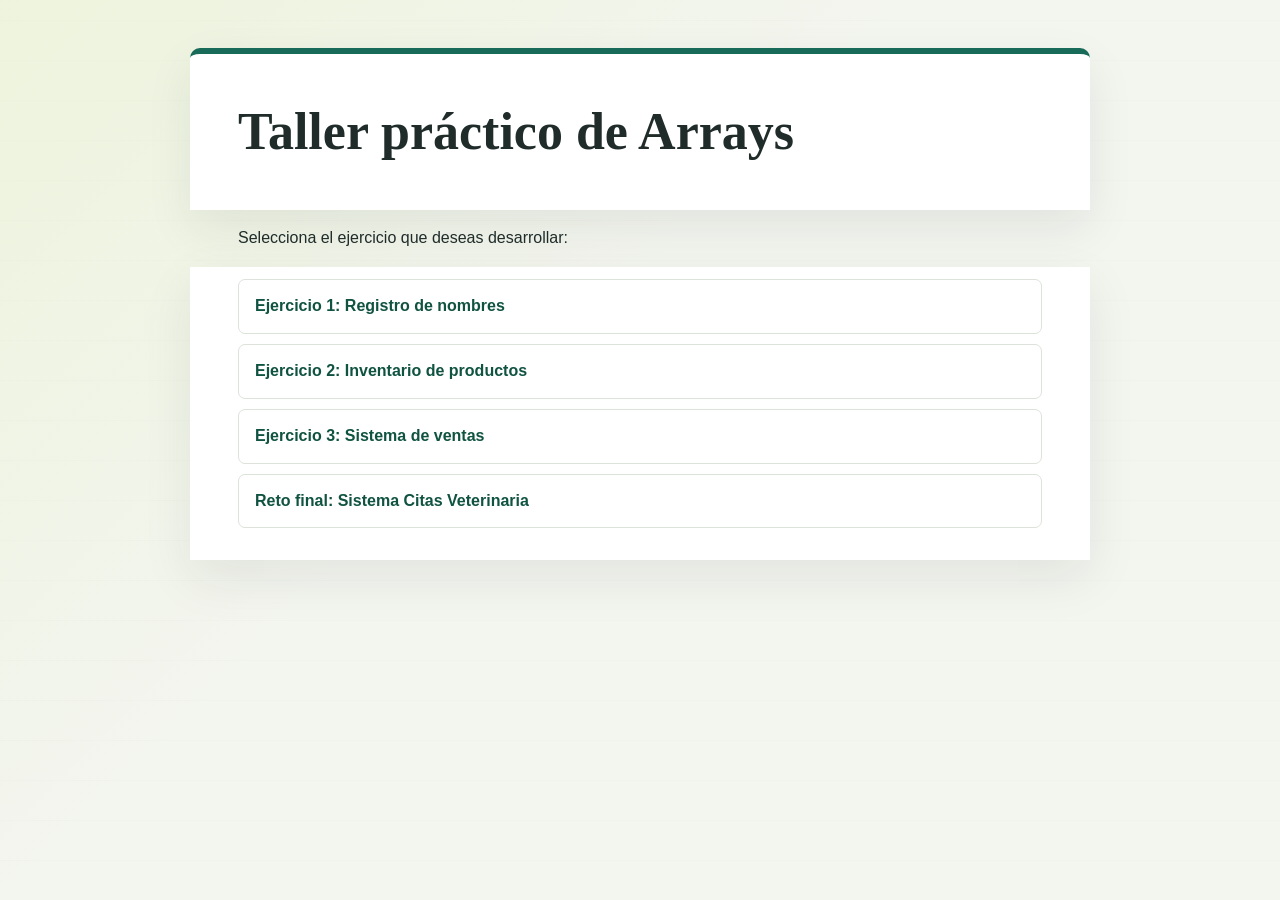
<file: index.html>
<!DOCTYPE html>
<html lang="es">
<head>
    <meta charset="UTF-8">
    <meta name="viewport" content="width=device-width, initial-scale=1.0">
    <title>Taller práctico de arrays</title>
    <link rel="stylesheet" href="css/style.css">
</head>
<body>
    <h1>Taller práctico de Arrays</h1>
    <p>Selecciona el ejercicio que deseas desarrollar:</p>
    <ol>
        <li><a href="ejercicio1.html">Ejercicio 1: Registro de nombres</a></li>
        <li><a href="ejercicio2.html">Ejercicio 2: Inventario de productos</a></li>
        <li><a href="ejercicio3.html">Ejercicio 3: Sistema de ventas</a></li>
        <li><a href="ejercicio4.html">Reto final: Sistema Citas Veterinaria</a></li>
    </ol>
</body>
</html>
</file>
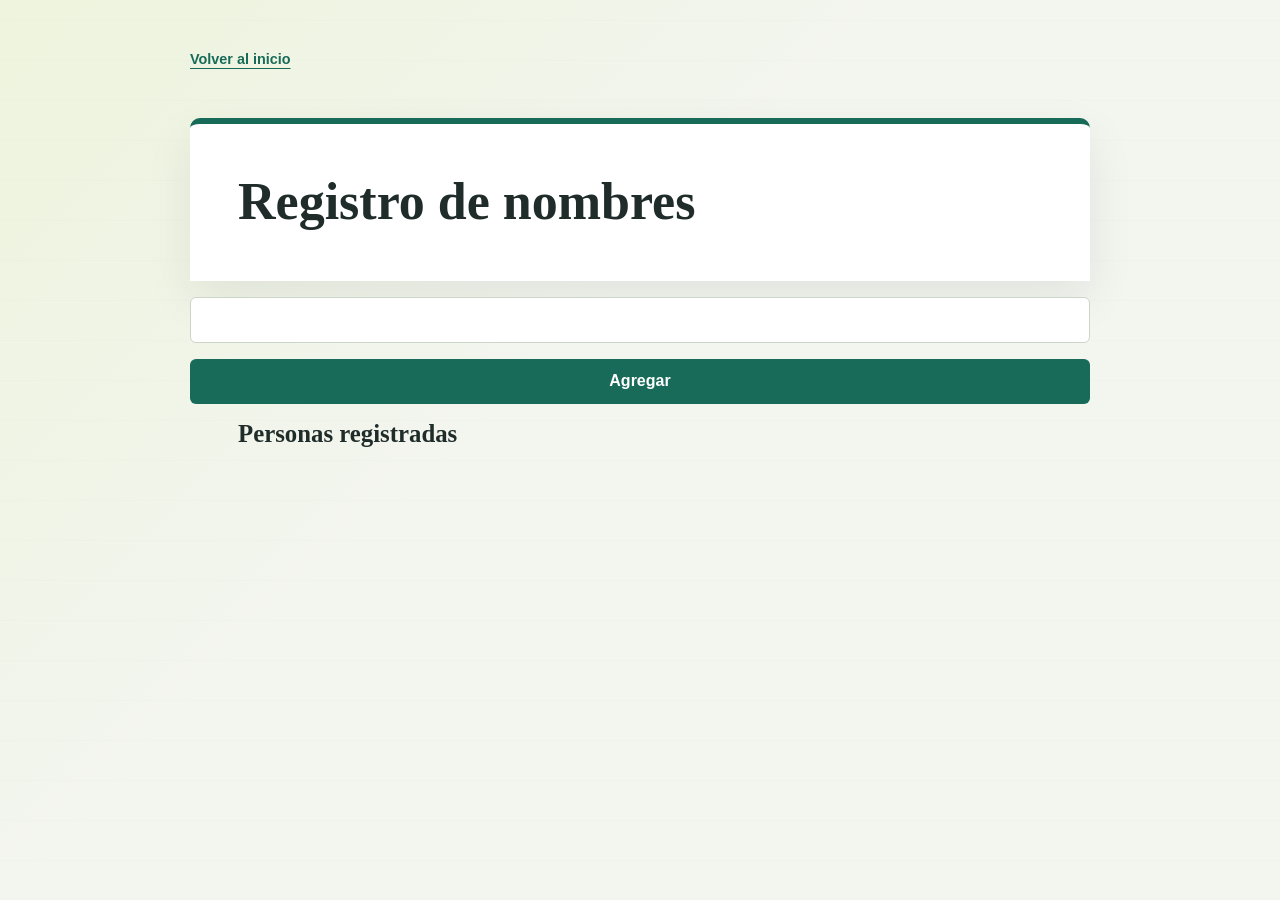
<file: ejercicio1.html>
<!DOCTYPE html>
<html lang="es">
<head>
    <meta charset="UTF-8">
    <meta name="viewport" content="width=device-width, initial-scale=1.0">
    <title>Registro de nombres</title>
    <link rel="stylesheet" href="css/style.css">
</head>
<body>
    <a class="volver" href="index.html">Volver al inicio</a>
    <h1>Registro de nombres</h1>
    <input type="text" id="nombre">
    <button type="button" onclick="agregarNombre()">Agregar</button>
    <h2>Personas registradas</h2>
    <ul id="lista"></ul>
    <p id="cantidad"></p>
    <script src="js/ejercicio1.js"></script>
</body>
</html>
</file>
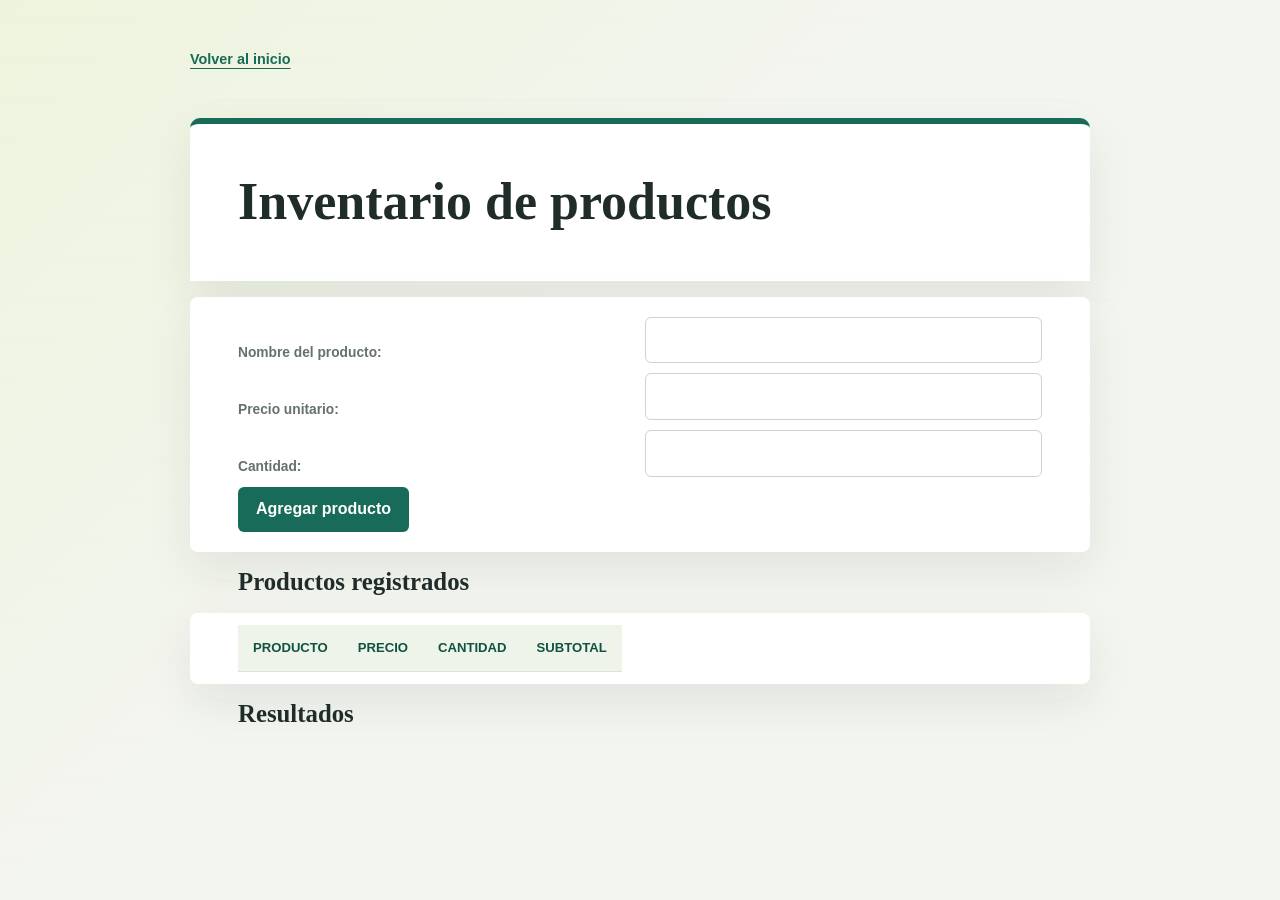
<file: ejercicio2.html>
<!DOCTYPE html>
<html lang="es">
<head>
    <meta charset="UTF-8">
    <meta name="viewport" content="width=device-width, initial-scale=1.0">
    <title>Inventario de productos</title>
    <link rel="stylesheet" href="css/style.css">
</head>
<body>
    <a class="volver" href="index.html">Volver al inicio</a>
    <h1>Inventario de productos</h1>
    <form id="formulario">
        <label for="producto">Nombre del producto:</label>
        <input type="text" id="producto" required>
        <label for="precio">Precio unitario:</label>
        <input type="number" id="precio" min="0.01" step="0.01" required>
        <label for="cantidad">Cantidad:</label>
        <input type="number" id="cantidad" min="1" step="1" required>
        <button type="button" onclick="agregarProducto()">Agregar producto</button>
    </form>
    <h2>Productos registrados</h2>
    <table>
        <thead>
            <tr>
                <th>Producto</th>
                <th>Precio</th>
                <th>Cantidad</th>
                <th>Subtotal</th>
            </tr>
        </thead>
        <tbody id="tabla"></tbody>
    </table>
    <h2>Resultados</h2>
    <p id="total"></p>
    <script src="js/ejercicio2.js"></script>
</body>
</html>
</file>
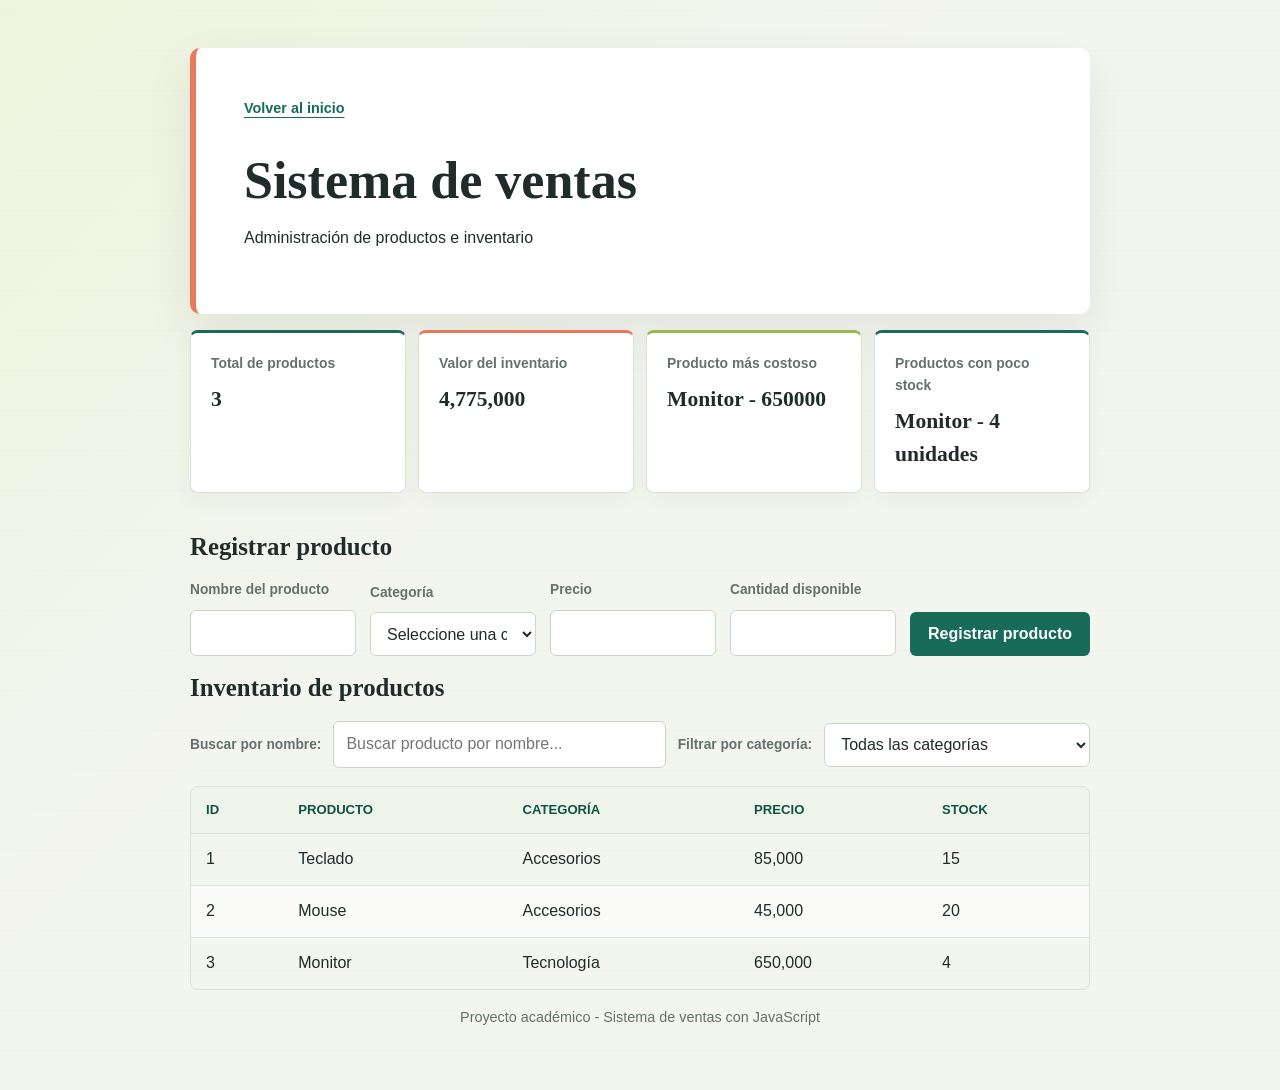
<file: ejercicio3.html>
<!DOCTYPE html>
<html lang="es">
<head>
    <meta charset="UTF-8">
    <meta name="viewport" content="width=device-width, initial-scale=1.0">
    <title>Sistema de Ventas</title>
    <link rel="stylesheet" href="css/style.css">
</head>
<body>
    <header>
        <a class="volver" href="index.html">Volver al inicio</a>
        <h1>Sistema de ventas</h1>
        <p>Administración de productos e inventario</p>
    </header>
    <main>
        <section class="resumen">
            <div class="tarjeta">
                <h3>Total de productos</h3>
                <p id="totalProductos">0</p>
            </div>
            <div class="tarjeta">
                <h3>Valor del inventario</h3>
                <p id="valorInventario">$0</p>
            </div>
            <div class="tarjeta">
                <h3>Producto más costoso</h3>
                <p id="productoCostoso">Sin productos</p>
            </div>
            <div class="tarjeta">
                <h3>Productos con poco stock</h3>
                <p id="pocoStock">0</p>
            </div>
        </section>
        <section class="contenedor">
            <h2>Registrar producto</h2>
            <form id="formularioProducto">
                <div class="grupo">
                    <label for="nombre">Nombre del producto</label>
                    <input type="text" id="nombre" required>
                </div>
                <div class="grupo">
                    <label for="categoria">Categoría</label>
                    <select id="categoria" required>
                        <option value="">Seleccione una categoría</option>
                        <option value="Tecnología">Tecnología</option>
                        <option value="Accesorios">Accesorios</option>
                        <option value="Oficina">Oficina</option>
                        <option value="Hogar">Hogar</option>
                    </select>
                </div>
                <div class="grupo">
                    <label for="precio">Precio</label>
                    <input type="number" id="precio" min="0.01" step="0.01" required>
                </div>
                <div class="grupo">
                    <label for="stock">Cantidad disponible</label>
                    <input type="number" id="stock" min="0" step="1" required>
                </div>
                <button type="submit" id="btnGuardar">
                    Registrar producto
                </button>
            </form>
        </section>
        <section class="contenedor">
            <h2>Inventario de productos</h2>
            <div class="filtros">
                <label for="buscar">Buscar por nombre:</label>
                <input
                    type="text"
                    id="buscar"
                    placeholder="Buscar producto por nombre..."
                >
                <label for="filtroCategoria">Filtrar por categoría:</label>
                <select id="filtroCategoria">
                    <option value="">Todas las categorías</option>
                    <option value="Tecnología">Tecnología</option>
                    <option value="Accesorios">Accesorios</option>
                    <option value="Oficina">Oficina</option>
                    <option value="Hogar">Hogar</option>
                </select>
            </div>
            <p id="mensaje"></p>
            <div class="tabla-contenedor">
                <table>
                    <thead>
                        <tr>
                            <th>ID</th>
                            <th>Producto</th>
                            <th>Categoría</th>
                            <th>Precio</th>
                            <th>Stock</th>
                        </tr>
                    </thead>
                    <tbody id="tablaProductos">
                    </tbody>
                </table>
            </div>
        </section>
    </main>
    <footer>
        <p>Proyecto académico - Sistema de ventas con JavaScript</p>
    </footer>
    <script src="js/ejercicio3.js"></script>
</body>
</html>
</file>
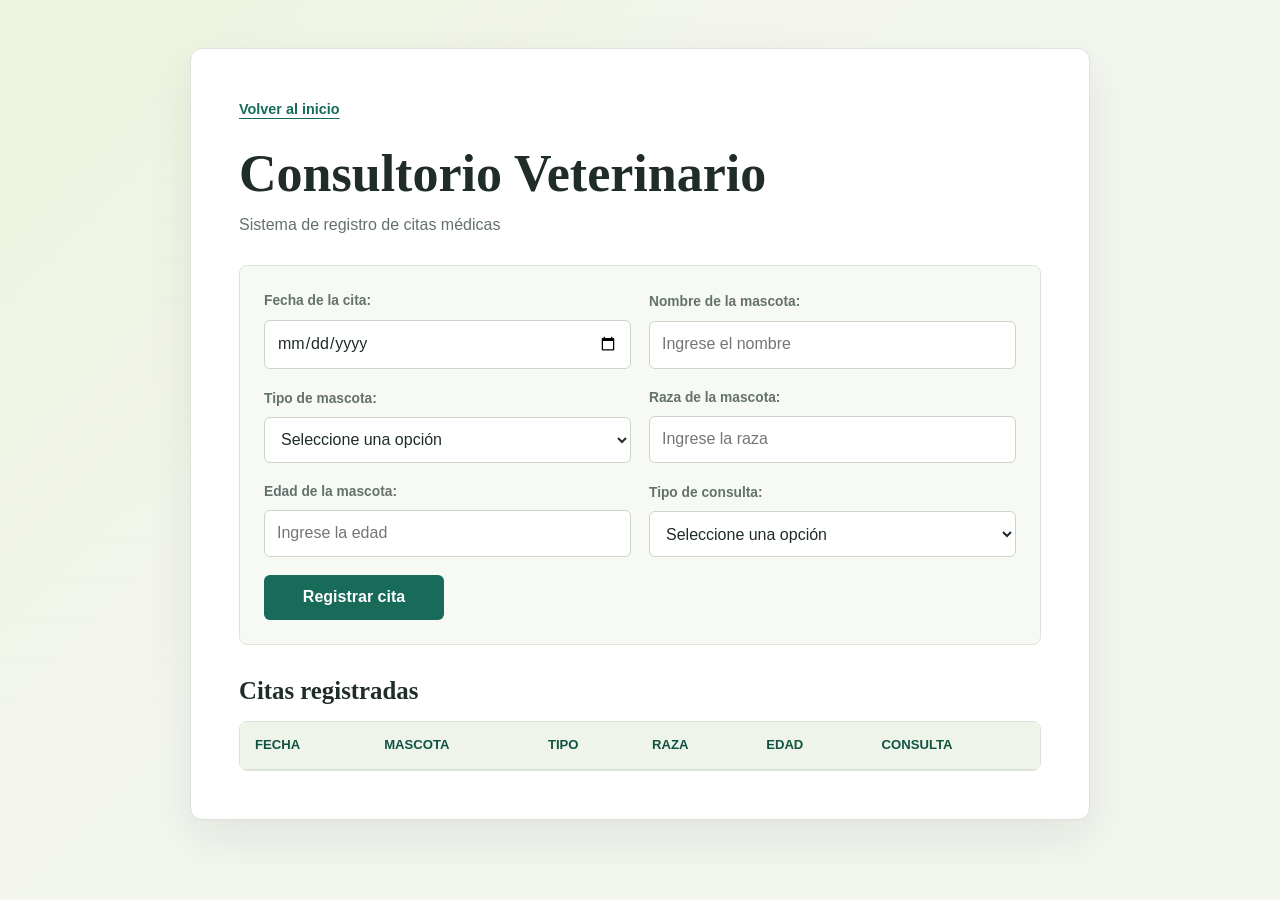
<file: ejercicio4.html>
<!DOCTYPE html>
<html lang="es">
<head>
    <meta charset="UTF-8">
    <meta name="viewport" content="width=device-width, initial-scale=1.0">
    <title>Registro de Citas Veterinarias</title>
    <link rel="stylesheet" href="css/style.css">
</head>
<body>
    <div class="contenedor">
        <a class="volver" href="index.html">Volver al inicio</a>
        <h1>Consultorio Veterinario</h1>
        <p class="descripcion">Sistema de registro de citas médicas</p>
        <form id="formulario">
            <div class="campo">
                <label>Fecha de la cita:</label>
                <input type="date" id="fecha">
            </div>
            <div class="campo">
                <label>Nombre de la mascota:</label>
                <input type="text" id="nombre" placeholder="Ingrese el nombre">
            </div>
            <div class="campo">
                <label>Tipo de mascota:</label>
                <select id="tipoMascota">
                    <option value="">Seleccione una opción</option>
                    <option value="Perro">Perro</option>
                    <option value="Gato">Gato</option>
                    <option value="Conejo">Conejo</option>
                </select>
            </div>
            <div class="campo">
                <label>Raza de la mascota:</label>
                <input type="text" id="raza" placeholder="Ingrese la raza">
            </div>
            <div class="campo">
                <label>Edad de la mascota:</label>
                <input type="number" id="edad" placeholder="Ingrese la edad" min="0" step="1">
            </div>
            <div class="campo">
                <label>Tipo de consulta:</label>
                <select id="tipoConsulta">
                    <option value="">Seleccione una opción</option>
                    <option value="Cita">Cita</option>
                    <option value="Baño y estética">Baño y estética</option>
                    <option value="Vacunación">Vacunación</option>
                    <option value="Urgencia">Urgencia</option>
                </select>
            </div>
            <button type="submit">Registrar cita</button>
        </form>
        <p id="mensaje"></p>
        <h2>Citas registradas</h2>
        <div class="tabla-contenedor">
            <table>
                <thead>
                    <tr>
                        <th>Fecha</th>
                        <th>Mascota</th>
                        <th>Tipo</th>
                        <th>Raza</th>
                        <th>Edad</th>
                        <th>Consulta</th>
                    </tr>
                </thead>
                <tbody id="tablaCitas">
                </tbody>
            </table>
        </div>
    </div>
    <script src="js/ejercicio4.js"></script>
</body>
</html>
</file>
<file: css/style.css>
:root {
    color-scheme: light;
    --ink: #1f2c2a;
    --muted: #64716d;
    --paper: #f3f5ef;
    --surface: #ffffff;
    --line: #dce3da;
    --green: #176b58;
    --green-dark: #105341;
    --lime: #d8ef93;
    --coral: #e8795b;
    --shadow: 0 18px 48px rgba(31, 44, 42, 0.08);
}

* {
    box-sizing: border-box;
}

body {
    min-height: 100vh;
    margin: 0;
    padding: 48px 24px;
    color: var(--ink);
    background-color: var(--paper);
    background-image: linear-gradient(135deg, rgba(216, 239, 147, 0.2), transparent 42%),
        repeating-linear-gradient(0deg, transparent, transparent 39px, rgba(31, 44, 42, 0.025) 40px);
    font-family: "Trebuchet MS", "Segoe UI", sans-serif;
    line-height: 1.55;
}

.contenido,
.pagina-ventas > header {
    width: min(100%, 900px);
    margin: 0 auto;
    padding: clamp(24px, 5vw, 52px);
    border: 1px solid rgba(220, 227, 218, 0.9);
    border-radius: 12px;
    background: var(--surface);
    box-shadow: var(--shadow);
}

.contenido-inicio {
    width: min(100%, 760px);
    padding: clamp(30px, 7vw, 72px);
    border-top: 6px solid var(--green);
}

.sobrelinea {
    margin: 0 0 8px;
    color: var(--green);
    font-size: 0.76rem;
    font-weight: 800;
    letter-spacing: 0.12em;
    text-transform: uppercase;
}

h1,
h2,
h3,
p {
    margin-top: 0;
}

h1,
h2 {
    font-family: Georgia, "Times New Roman", serif;
    line-height: 1.16;
}

h1 {
    margin-bottom: 14px;
    font-size: clamp(2rem, 5vw, 3.25rem);
}

h2 {
    margin-bottom: 18px;
    font-size: 1.55rem;
}

h3 {
    margin-bottom: 8px;
    color: var(--muted);
    font-size: 0.87rem;
    font-weight: 700;
}

.introduccion,
.pagina-ventas > header > p:last-child {
    margin-bottom: 30px;
    color: var(--muted);
}

.lista-ejercicios {
    display: grid;
    gap: 10px;
    margin: 0;
    padding: 0;
    list-style: none;
    counter-reset: ejercicios;
}

.lista-ejercicios a {
    display: flex;
    min-height: 64px;
    align-items: center;
    gap: 18px;
    padding: 12px 16px;
    border: 1px solid var(--line);
    border-radius: 8px;
    color: var(--ink);
    font-size: 1.05rem;
    font-weight: 700;
    text-decoration: none;
    transition: border-color 160ms ease, background-color 160ms ease, transform 160ms ease;
}

.lista-ejercicios a span {
    display: grid;
    width: 36px;
    aspect-ratio: 1;
    place-items: center;
    border-radius: 50%;
    background: var(--lime);
    color: var(--green-dark);
    font-size: 0.78rem;
    font-weight: 800;
}

.lista-ejercicios a:hover {
    transform: translateX(4px);
    border-color: var(--green);
    background: #f7fbef;
}

.volver {
    display: inline-block;
    margin-bottom: 32px;
    color: var(--green);
    font-size: 0.9rem;
    font-weight: 700;
    text-decoration-thickness: 1px;
    text-underline-offset: 4px;
}

.grupo,
.formulario-producto {
    display: grid;
    gap: 9px;
}

.formulario-producto {
    grid-template-columns: repeat(3, minmax(0, 1fr)) auto;
    align-items: end;
    margin: 28px 0 38px;
    padding: 22px;
    border-radius: 8px;
    background: #f4f7f1;
}

.grupo-inline {
    grid-template-columns: minmax(0, 1fr) auto;
    max-width: 660px;
    align-items: end;
    margin: 28px 0 38px;
}

.grupo-inline label {
    grid-column: 1 / -1;
}

label {
    color: var(--muted);
    font-size: 0.86rem;
    font-weight: 700;
}

input,
select {
    width: 100%;
    min-height: 44px;
    padding: 10px 12px;
    border: 1px solid #cbd5ca;
    border-radius: 6px;
    outline: none;
    background: var(--surface);
    color: var(--ink);
    font: inherit;
}

input:focus,
select:focus {
    border-color: var(--green);
    box-shadow: 0 0 0 3px rgba(23, 107, 88, 0.14);
}

button {
    min-height: 44px;
    padding: 10px 18px;
    border: 0;
    border-radius: 6px;
    background: var(--green);
    color: #fff;
    cursor: pointer;
    font: inherit;
    font-weight: 700;
    transition: background-color 160ms ease, transform 160ms ease;
}

button:hover {
    transform: translateY(-1px);
    background: var(--green-dark);
}

.resultado {
    margin-top: 34px;
    padding-top: 28px;
    border-top: 1px solid var(--line);
}

.resultado h2 + h2 {
    margin-top: 28px;
}

#lista {
    display: grid;
    gap: 8px;
    padding-left: 22px;
}

#lista li {
    padding: 8px 12px;
    border-left: 3px solid var(--lime);
    background: #f7f9f4;
}

.total {
    color: var(--green-dark);
    font-size: 1.1rem;
    font-weight: 800;
}

.tabla-contenedor {
    width: 100%;
    overflow-x: auto;
    border: 1px solid var(--line);
    border-radius: 8px;
}

table {
    width: 100%;
    border-collapse: collapse;
    text-align: left;
}

th,
td {
    padding: 13px 15px;
    border-bottom: 1px solid var(--line);
    white-space: nowrap;
}

th {
    background: #eef4e9;
    color: var(--green-dark);
    font-size: 0.82rem;
    text-transform: uppercase;
}

tbody tr:last-child td {
    border-bottom: 0;
}

tbody tr:nth-child(even) {
    background: #fafbf8;
}

.pagina-ventas {
    padding-top: 28px;
}

.pagina-ventas > header {
    margin-bottom: 22px;
    border-left: 6px solid var(--coral);
}

.pagina-ventas > header .volver {
    margin-bottom: 24px;
}

.contenido-ventas {
    padding: 0;
    border: 0;
    background: transparent;
    box-shadow: none;
}

.resumen {
    display: grid;
    grid-template-columns: repeat(4, minmax(0, 1fr));
    gap: 12px;
    margin-bottom: 22px;
}

.tarjeta {
    min-width: 0;
    padding: 20px;
    border: 1px solid var(--line);
    border-top: 3px solid var(--green);
    border-radius: 8px;
    background: var(--surface);
    box-shadow: 0 8px 22px rgba(31, 44, 42, 0.04);
}

.tarjeta:nth-child(2) {
    border-top-color: var(--coral);
}

.tarjeta:nth-child(3) {
    border-top-color: #9ab74d;
}

.tarjeta p {
    margin: 0;
    overflow-wrap: anywhere;
    font-family: Georgia, "Times New Roman", serif;
    font-size: 1.35rem;
    font-weight: 700;
}

.pagina-ventas .contenedor {
    margin-bottom: 22px;
    padding: clamp(20px, 4vw, 32px);
    border: 1px solid var(--line);
    border-radius: 10px;
    background: var(--surface);
    box-shadow: 0 8px 22px rgba(31, 44, 42, 0.04);
}

.pagina-ventas .contenedor h2 {
    font-size: 1.4rem;
}

#formularioProducto {
    display: grid;
    grid-template-columns: repeat(4, minmax(0, 1fr)) auto;
    align-items: end;
    gap: 14px;
}

.filtros {
    display: grid;
    grid-template-columns: auto minmax(160px, 1fr) auto minmax(160px, 0.8fr);
    align-items: center;
    gap: 12px;
    margin-bottom: 18px;
}

#mensaje {
    color: var(--muted);
}

.estado-vacio {
    margin-top: 28px;
    padding: 18px;
    border-left: 4px solid var(--coral);
    background: #fff5f1;
    color: var(--muted);
}

@media (max-width: 760px) {
    body {
        padding: 24px 14px;
    }

    .formulario-producto,
    #formularioProducto {
        grid-template-columns: repeat(2, minmax(0, 1fr));
    }

    .resumen {
        grid-template-columns: repeat(2, minmax(0, 1fr));
    }

    .filtros {
        grid-template-columns: 1fr;
        gap: 8px;
    }
}

@media (max-width: 480px) {
    .formulario-producto,
    #formularioProducto,
    .grupo-inline {
        grid-template-columns: 1fr;
    }

    .grupo-inline label {
        grid-column: auto;
    }

    .resumen {
        grid-template-columns: 1fr;
    }

    .tarjeta {
        padding: 16px;
    }

    th,
    td {
        padding: 11px 12px;
    }
}

body:not(.pagina-ventas) {
    display: flex;
    flex-direction: column;
    align-items: center;
    gap: 16px;
}

body:not(.pagina-ventas) > :not(script) {
    width: min(100%, 900px);
}

body:not(.pagina-ventas) > h1 {
    margin: 0;
    padding: clamp(24px, 5vw, 48px);
    border-top: 6px solid var(--green);
    border-radius: 10px 10px 0 0;
    background: var(--surface);
    box-shadow: var(--shadow);
}

body:not(.pagina-ventas) > p,
body:not(.pagina-ventas) > ol,
body:not(.pagina-ventas) > form,
body:not(.pagina-ventas) > h2,
body:not(.pagina-ventas) > ul,
body:not(.pagina-ventas) > table {
    margin-top: 0;
    margin-bottom: 0;
}

body:not(.pagina-ventas) > p,
body:not(.pagina-ventas) > ol,
body:not(.pagina-ventas) > form,
body:not(.pagina-ventas) > h2,
body:not(.pagina-ventas) > ul,
body:not(.pagina-ventas) > table {
    padding: 0 clamp(24px, 5vw, 48px);
}

body:not(.pagina-ventas) > ol {
    display: grid;
    gap: 10px;
    padding-top: 12px;
    padding-bottom: 32px;
    list-style: none;
    background: var(--surface);
    box-shadow: var(--shadow);
}

body:not(.pagina-ventas) > ol a {
    display: block;
    padding: 14px 16px;
    border: 1px solid var(--line);
    border-radius: 7px;
    color: var(--green-dark);
    font-weight: 700;
    text-decoration: none;
}

body:not(.pagina-ventas) > ol a:hover {
    border-color: var(--green);
    background: #f7fbef;
}

body:not(.pagina-ventas) > form#formulario {
    display: grid;
    grid-template-columns: repeat(2, minmax(0, 1fr));
    align-items: center;
    gap: 10px;
    padding-top: 20px;
    padding-bottom: 20px;
    border-radius: 8px;
    background: var(--surface);
    box-shadow: var(--shadow);
}

#formulario label {
    align-self: end;
}

#formulario button {
    grid-column: 1 / -1;
    justify-self: start;
}

body:not(.pagina-ventas) > table {
    display: block;
    overflow-x: auto;
    padding-top: 12px;
    padding-bottom: 12px;
    border-radius: 8px;
    background: var(--surface);
    box-shadow: var(--shadow);
}

body > header,
body > main,
body > footer {
    width: min(100%, 1100px);
    margin-right: auto;
    margin-left: auto;
}

body > header {
    padding: clamp(24px, 5vw, 48px);
    border-left: 6px solid var(--coral);
    border-radius: 10px;
    background: var(--surface);
    box-shadow: var(--shadow);
}

body > main {
    display: grid;
    gap: 18px;
}

body > footer {
    color: var(--muted);
    font-size: 0.9rem;
    text-align: center;
}

@media (max-width: 600px) {
    body {
        padding: 24px 14px;
    }

    body:not(.pagina-ventas) > form#formulario {
        grid-template-columns: 1fr;
    }

    #formulario button {
        grid-column: auto;
    }
}

body:not(.pagina-ventas) > .contenedor {
    margin: 0 auto;
    padding: clamp(24px, 5vw, 48px);
    border: 1px solid var(--line);
    border-radius: 12px;
    background: var(--surface);
    box-shadow: var(--shadow);
}

body > .contenedor > .volver {
    margin-bottom: 24px;
}

body > .contenedor > h1 {
    width: auto;
    margin-bottom: 8px;
    padding: 0;
    border: 0;
    background: transparent;
    box-shadow: none;
}

body > .contenedor > .descripcion {
    margin-bottom: 28px;
    color: var(--muted);
}

body > .contenedor > #formulario {
    display: grid;
    grid-template-columns: repeat(2, minmax(0, 1fr));
    gap: 18px;
    padding: 24px;
    border: 1px solid var(--line);
    border-radius: 8px;
    background: #f7f9f4;
    box-shadow: none;
}

body > .contenedor .campo {
    display: grid;
    min-width: 0;
    gap: 8px;
}

body > .contenedor #formulario button {
    min-width: 180px;
}

body > .contenedor > #mensaje {
    margin: 18px 0 0;
    color: var(--green-dark);
    font-weight: 700;
}

body > .contenedor > h2 {
    margin: 32px 0 16px;
}

@media (max-width: 620px) {
    body > .contenedor > #formulario {
        grid-template-columns: 1fr;
        gap: 14px;
        padding: 18px;
    }

    body > .contenedor #formulario button {
        width: 100%;
    }
}
</file>
